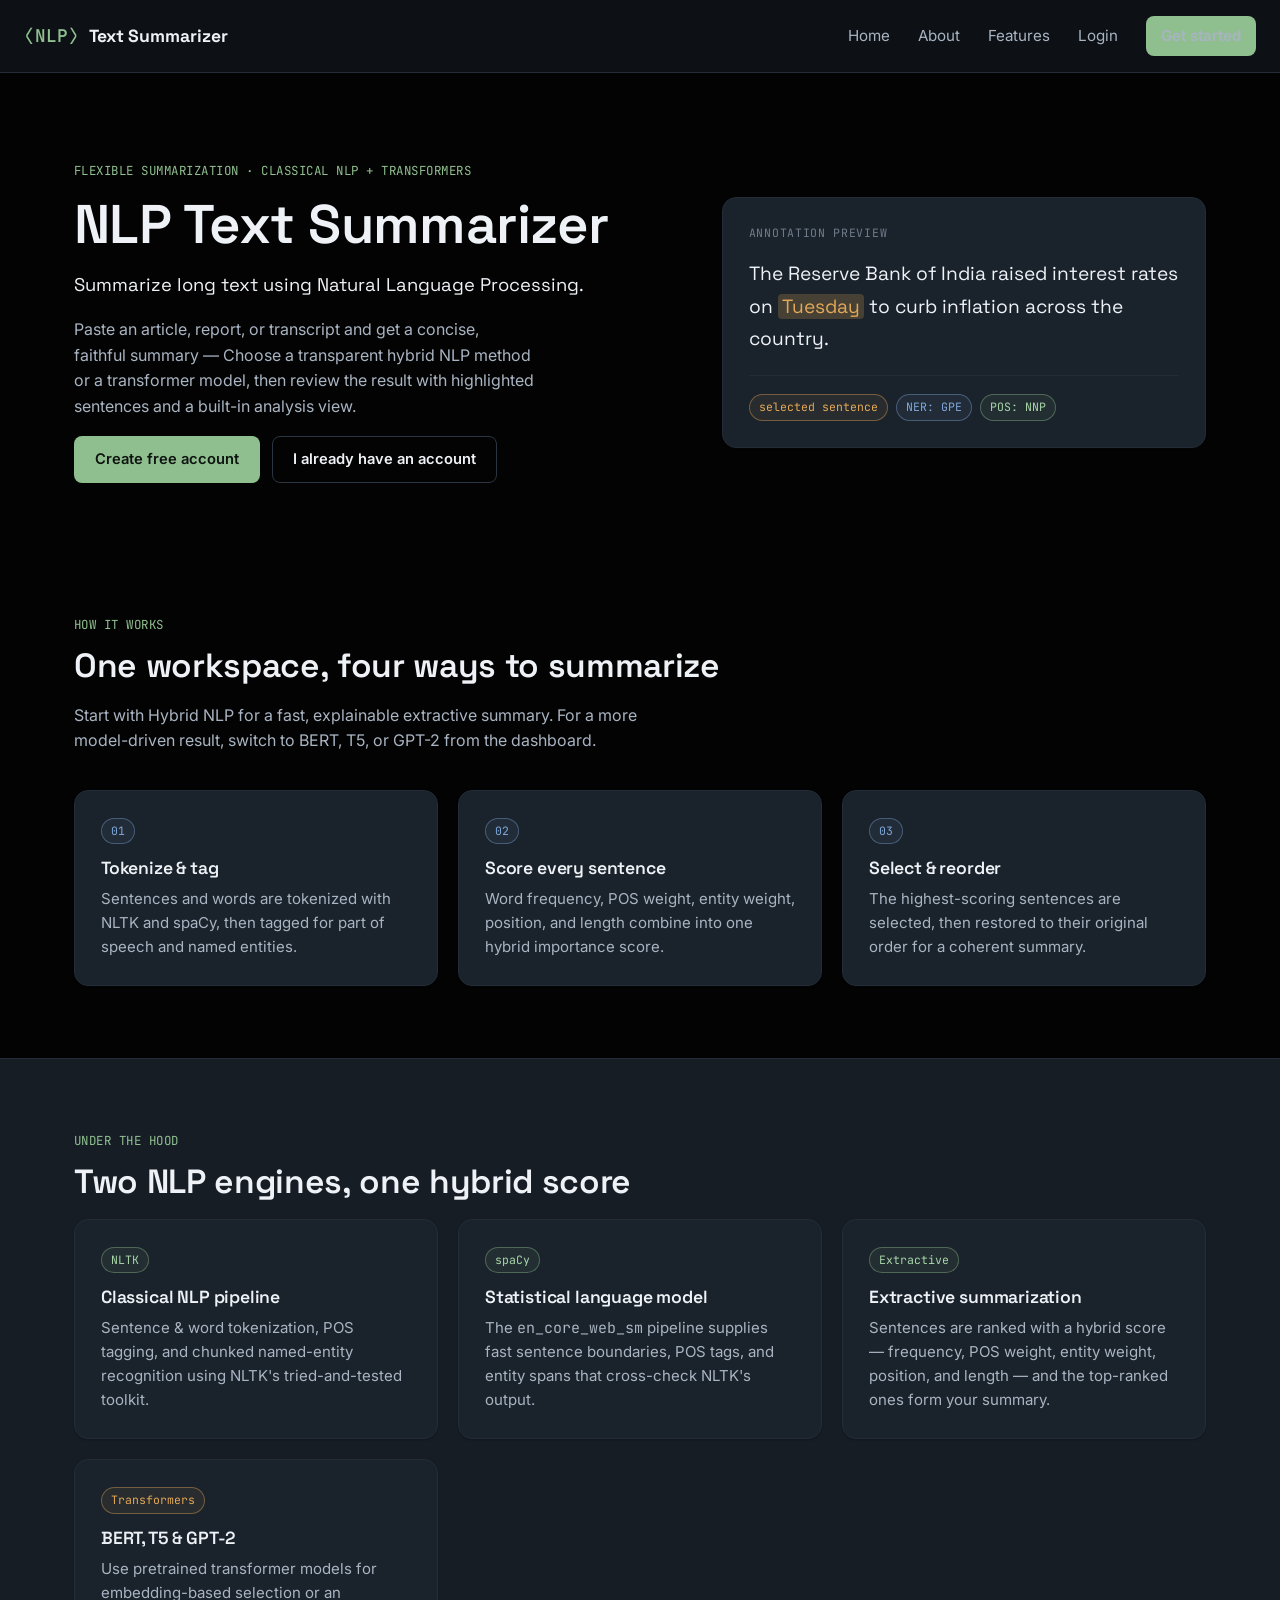
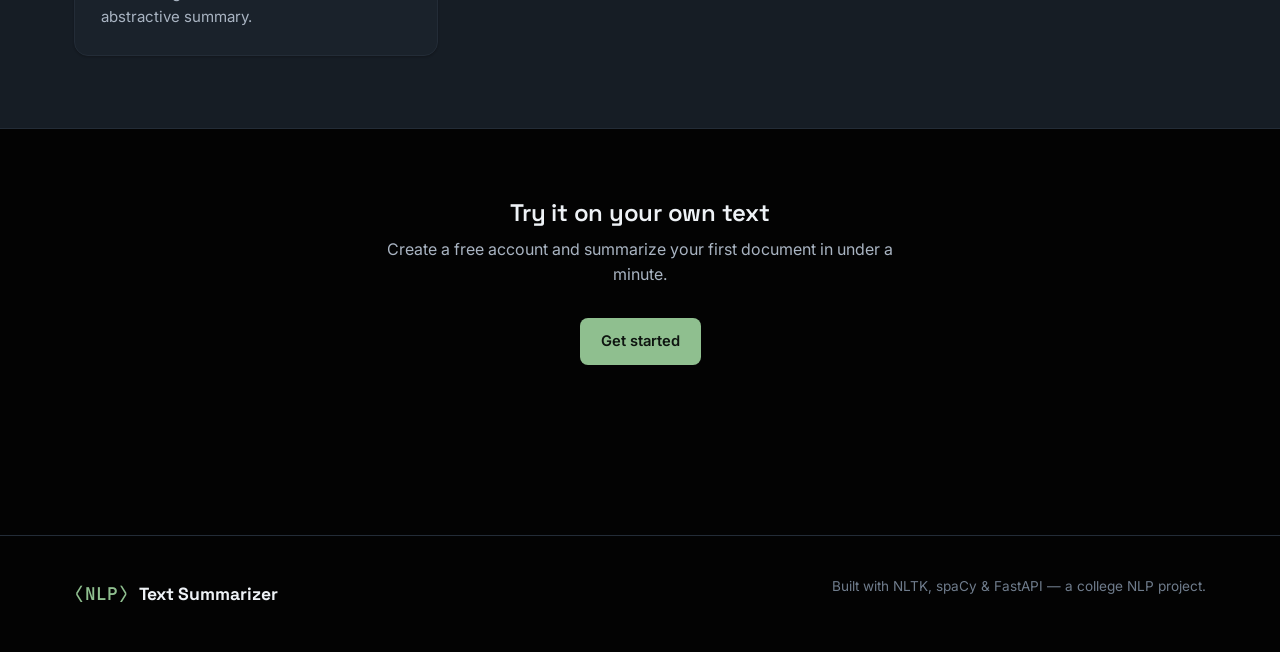
<file: frontend/index.html>
<!DOCTYPE html>
<html lang="en">
<head>
<meta charset="UTF-8">
<meta name="viewport" content="width=device-width, initial-scale=1.0">
<title>NLP Text Summarizer</title>
<link rel="preconnect" href="https://fonts.googleapis.com">
<link href="https://fonts.googleapis.com/css2?family=Space+Grotesk:wght@500;600;700&family=Inter:wght@400;500;600;700&family=JetBrains+Mono:wght@400;500&display=swap" rel="stylesheet">
<link rel="stylesheet" href="css/style.css">
</head>
<body>

<header class="navbar">
  <div class="navbar__inner">
    <a href="index.html" class="brand">
      <span class="brand__mark">⟨NLP⟩</span> Text Summarizer
    </a>
    <button class="nav-toggle" id="navToggle" aria-label="Toggle navigation" aria-expanded="false">☰</button>
    <nav>
      <ul class="nav-links" id="navLinks">
        <li><a href="index.html">Home</a></li>
        <li><a href="#about">About</a></li>
        <li><a href="#features">Features</a></li>
        <li><a href="login.html">Login</a></li>
        <li><a href="register.html" class="btn btn-primary btn-sm">Get started</a></li>
      </ul>
    </nav>
  </div>
</header>

<main>
  <!-- ============ HERO ============ -->
  <section class="hero">
    <div class="container hero__inner">
      <div class="hero__copy">
        <p class="eyebrow">Flexible summarization · classical NLP + transformers</p>
        <h1>NLP Text Summarizer</h1>
        <p class="hero__subtitle">Summarize long text using Natural Language Processing.</p>
        <p class="hero__desc">
          Paste an article, report, or transcript and get a concise, faithful summary —
          Choose a transparent hybrid NLP method or a transformer model, then review
          the result with highlighted sentences and a built-in analysis view.
        </p>
        <div class="hero__cta">
          <a href="register.html" class="btn btn-primary">Create free account</a>
          <a href="login.html" class="btn btn-ghost">I already have an account</a>
        </div>
      </div>

      <div class="hero__demo card" aria-hidden="true">
        <p class="hero__demo-label mono">annotation preview</p>
        <p class="hero__sentence" id="annotatedSentence">
          <!-- populated by main.js -->
        </p>
        <div class="hero__demo-footer">
          <span class="chip chip--amber">selected sentence</span>
          <span class="chip chip--blue">NER: GPE</span>
          <span class="chip chip--accent">POS: NNP</span>
        </div>
      </div>
    </div>
  </section>

  <!-- ============ ABOUT ============ -->
  <section id="about" class="section">
    <div class="container">
      <p class="eyebrow">How it works</p>
      <h2>One workspace, four ways to summarize</h2>
      <p class="section__lead">
        Start with Hybrid NLP for a fast, explainable extractive summary. For a more
        model-driven result, switch to BERT, T5, or GPT-2 from the dashboard.
      </p>

      <div class="steps">
        <div class="step card">
          <span class="chip chip--blue">01</span>
          <h3>Tokenize &amp; tag</h3>
          <p>Sentences and words are tokenized with NLTK and spaCy, then tagged for part of speech and named entities.</p>
        </div>
        <div class="step card">
          <span class="chip chip--blue">02</span>
          <h3>Score every sentence</h3>
          <p>Word frequency, POS weight, entity weight, position, and length combine into one hybrid importance score.</p>
        </div>
        <div class="step card">
          <span class="chip chip--blue">03</span>
          <h3>Select &amp; reorder</h3>
          <p>The highest-scoring sentences are selected, then restored to their original order for a coherent summary.</p>
        </div>
      </div>
    </div>
  </section>

  <!-- ============ FEATURES ============ -->
  <section id="features" class="section section--alt">
    <div class="container">
      <p class="eyebrow">Under the hood</p>
      <h2>Two NLP engines, one hybrid score</h2>

      <div class="features-grid">
        <div class="feature card">
          <span class="chip chip--accent">NLTK</span>
          <h3>Classical NLP pipeline</h3>
          <p>Sentence &amp; word tokenization, POS tagging, and chunked named-entity recognition using NLTK's tried-and-tested toolkit.</p>
        </div>
        <div class="feature card">
          <span class="chip chip--accent">spaCy</span>
          <h3>Statistical language model</h3>
          <p>The <code>en_core_web_sm</code> pipeline supplies fast sentence boundaries, POS tags, and entity spans that cross-check NLTK's output.</p>
        </div>
        <div class="feature card">
          <span class="chip chip--accent">Extractive</span>
          <h3>Extractive summarization</h3>
          <p>Sentences are ranked with a hybrid score — frequency, POS weight, entity weight, position, and length — and the top-ranked ones form your summary.</p>
        </div>
        <div class="feature card">
          <span class="chip chip--amber">Transformers</span>
          <h3>BERT, T5 &amp; GPT-2</h3>
          <p>Use pretrained transformer models for embedding-based selection or an abstractive summary.</p>
        </div>
      </div>
    </div>
  </section>

  <!-- ============ CTA ============ -->
  <section class="cta">
    <div class="container cta__inner">
      <h2>Try it on your own text</h2>
      <p>Create a free account and summarize your first document in under a minute.</p>
      <a href="register.html" class="btn btn-primary">Get started</a>
    </div>
  </section>

</main>
 <footer class="footer">
   <div class="container footer__inner">
     <span class="brand"><span class="brand__mark">⟨NLP⟩</span> Text Summarizer</span>
     <p class="footer__note">Built with NLTK, spaCy &amp; FastAPI — a college NLP project.</p>
   </div>
 </footer>

<script src="js/config.js"></script>
<script src="js/main.js"></script>



</body>
</html>
</file>
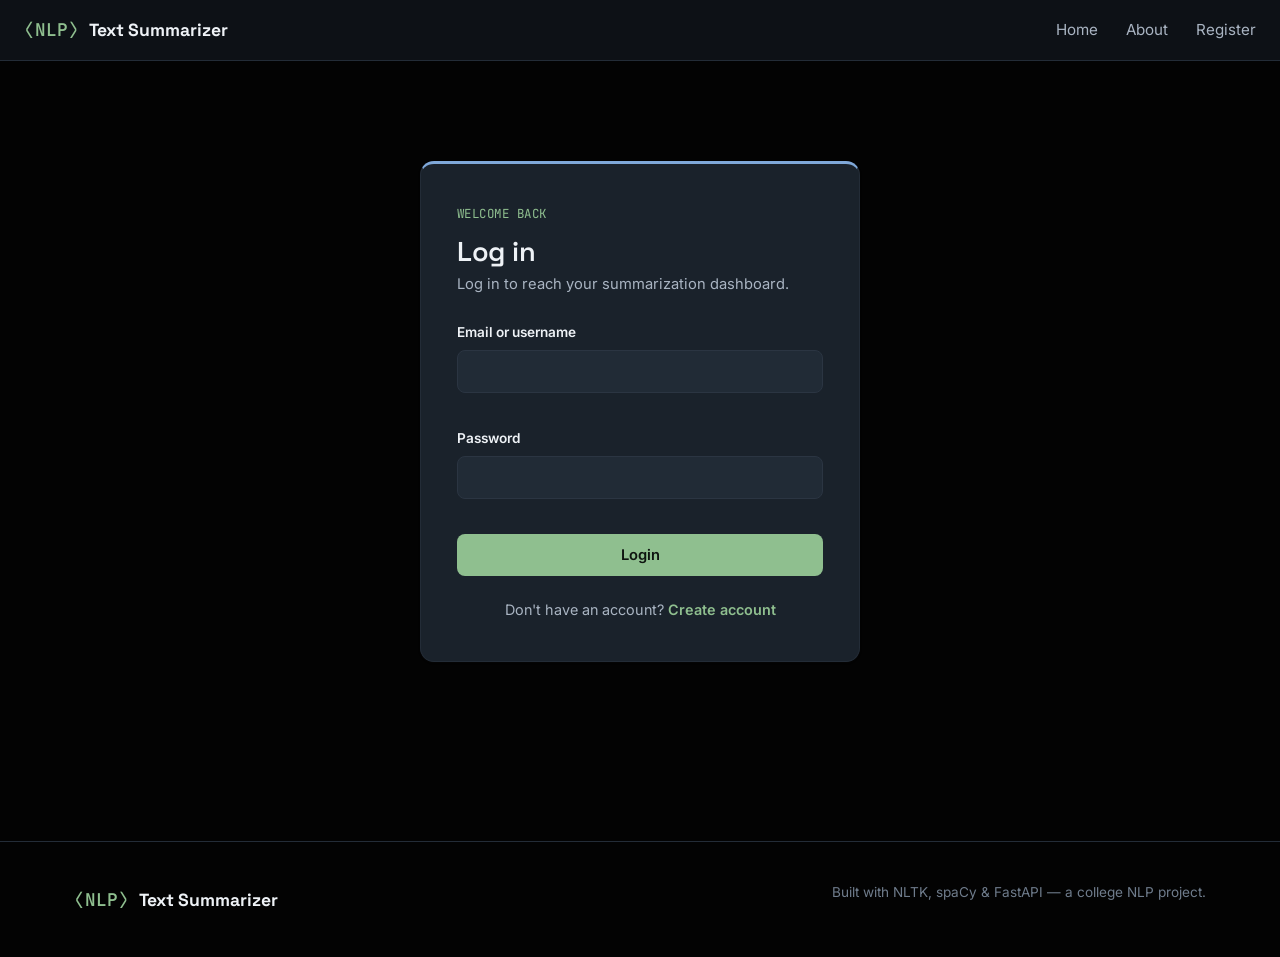
<file: frontend/dashboard.html>
<!DOCTYPE html>
<html lang="en">
<head>
<meta charset="UTF-8">
<meta name="viewport" content="width=device-width, initial-scale=1.0">
<title>Dashboard · NLP Text Summarizer</title>
<link rel="preconnect" href="https://fonts.googleapis.com">
<link href="https://fonts.googleapis.com/css2?family=Space+Grotesk:wght@500;600;700&family=Inter:wght@400;500;600;700&family=JetBrains+Mono:wght@400;500&display=swap" rel="stylesheet">
<link rel="stylesheet" href="css/style.css">
<link rel="stylesheet" href="css/dashboard.css">
</head>
<body>

<header class="dash-topbar">
  <div class="container dash-topbar__inner">
    <a href="index.html" class="brand">
      <span class="brand__mark">⟨NLP⟩</span> Text Summarizer
    </a>
    <span class="dash-topbar__divider">/</span>
    <span class="dash-topbar__label">Dashboard</span>

    <div class="dash-topbar__spacer"></div>

    <span class="dash-user" id="dashUserName">—</span>
    <button class="btn btn-danger btn-sm" id="logoutBtn">Logout</button>
  </div>
</header>

<main class="container dash-main">

  <div id="dashAlert" class="alert alert--error" role="alert"></div>

  <section class="summarize-grid">

    <!-- ============ ORIGINAL TEXT (LEFT) ============ -->
    <div class="panel card" id="originalPanel">
      <div class="panel__header">
        <h2>Original Text</h2>
        <span class="chip chip--blue mono" id="originalCount">0 words · 0 chars</span>
      </div>

      <textarea
        id="originalText"
        class="panel__textarea"
        placeholder="Paste or type the text you want to summarize..."
        spellcheck="false"
      ></textarea>

      <div class="request-control">
        <label for="userRequest">Your request (optional)</label>
        <input id="userRequest" type="text" maxlength="500" placeholder="e.g. explain the main conclusion in simple language">
      </div>

      <div class="panel__controls">
        <div class="summary-options">
          <div class="ratio-control">
            <label for="summaryModel">Method</label>
            <select id="summaryModel">
              <option value="hybrid" selected>Hybrid NLP</option>
              <option value="bert">BERT</option>
              <option value="t5">T5</option>
              <option value="gpt2">GPT-2</option>
            </select>
          </div>
          <div class="ratio-control" id="ratioControl">
            <label for="summaryRatio">Length</label>
            <select id="summaryRatio">
              <option value="0.2">Short (20%)</option>
              <option value="0.3" selected>Balanced (30%)</option>
              <option value="0.5">Detailed (50%)</option>
            </select>
          </div>
          <div class="ratio-control">
            <label for="outputFormat">Format</label>
            <select id="outputFormat">
              <option value="text" selected>Text</option>
              <option value="notes">Notes</option>
            </select>
          </div>
        </div>
        <div class="panel__buttons">
          <button class="btn btn-ghost" id="clearBtn" type="button">Clear</button>
          <button class="btn btn-primary" id="summarizeBtn" type="button">Summarize Text</button>
        </div>
      </div>
    </div>

    <!-- ============ SUMMARY TEXT (RIGHT) ============ -->
    <div class="panel card" id="summaryPanel">
      <div class="panel__header">
        <h2>Summary Text</h2>
        <div class="summary-meta">
          <span class="chip chip--accent mono" id="summaryModelBadge">Hybrid NLP</span>
          <span class="chip chip--amber mono" id="summaryCount">0 words</span>
        </div>
      </div>

      <div class="panel__output" id="summaryOutput">
        <p class="panel__placeholder" id="summaryPlaceholder">
          Your summary will appear here once you click “Summarize Text.”
        </p>
      </div>
      <div class="summary-analysis" id="summaryAnalysis" hidden></div>

      <div class="panel__controls panel__controls--end">
        <div class="panel__buttons">
          <button class="btn btn-ghost btn-sm" id="highlightBtn" type="button" aria-pressed="true">Highlights On</button>
          <button class="btn btn-ghost btn-sm" id="copyBtn" type="button" disabled>Copy</button>
          <button class="btn btn-outline btn-sm" id="downloadBtn" type="button" disabled>Download Summary</button>
        </div>
      </div>
    </div>

  </section>

  <!-- ============ NLP ANALYSIS (collapsible) ============ -->
  <section class="analysis card" id="analysisSection" hidden>
    <button class="analysis__toggle" id="analysisToggle" type="button" aria-expanded="false">
      <span>View NLP Analysis</span>
      <span class="analysis__chevron">▾</span>
    </button>

    <div class="analysis__body" id="analysisBody" hidden>

      <div class="tabs" role="tablist">
        <button class="tab is-active" data-tab="scores" role="tab">Sentence Scores</button>
        <button class="tab" data-tab="nltk" role="tab">NLTK</button>
        <button class="tab" data-tab="spacy" role="tab">spaCy</button>
      </div>

      <!-- SENTENCE SCORES -->
      <div class="tab-panel is-active" data-panel="scores">
        <table class="data-table" id="scoresTable">
          <thead><tr><th>Sentence</th><th>Score</th></tr></thead>
          <tbody></tbody>
        </table>
      </div>

      <!-- NLTK -->
      <div class="tab-panel" data-panel="nltk">
        <div class="analysis-grid">
          <div>
            <h4>Sentences</h4>
            <ol class="data-list" id="nltkSentences"></ol>
          </div>
          <div>
            <h4>Tokens</h4>
            <div class="chip-cloud" id="nltkTokens"></div>
          </div>
          <div>
            <h4>POS Tags</h4>
            <div class="chip-cloud" id="nltkPos"></div>
          </div>
          <div>
            <h4>Named Entities</h4>
            <div class="chip-cloud" id="nltkEntities"></div>
          </div>
        </div>
      </div>

      <!-- SPACY -->
      <div class="tab-panel" data-panel="spacy">
        <div class="analysis-grid">
          <div>
            <h4>Sentences</h4>
            <ol class="data-list" id="spacySentences"></ol>
          </div>
          <div>
            <h4>Tokens</h4>
            <div class="chip-cloud" id="spacyTokens"></div>
          </div>
          <div>
            <h4>POS Tags</h4>
            <div class="chip-cloud" id="spacyPos"></div>
          </div>
          <div>
            <h4>Named Entities</h4>
            <div class="chip-cloud" id="spacyEntities"></div>
          </div>
        </div>
      </div>

    </div>
  </section>

</main>

<script src="js/config.js"></script>
<script src="js/dashboard.js"></script>
</body>
</html>
</file>
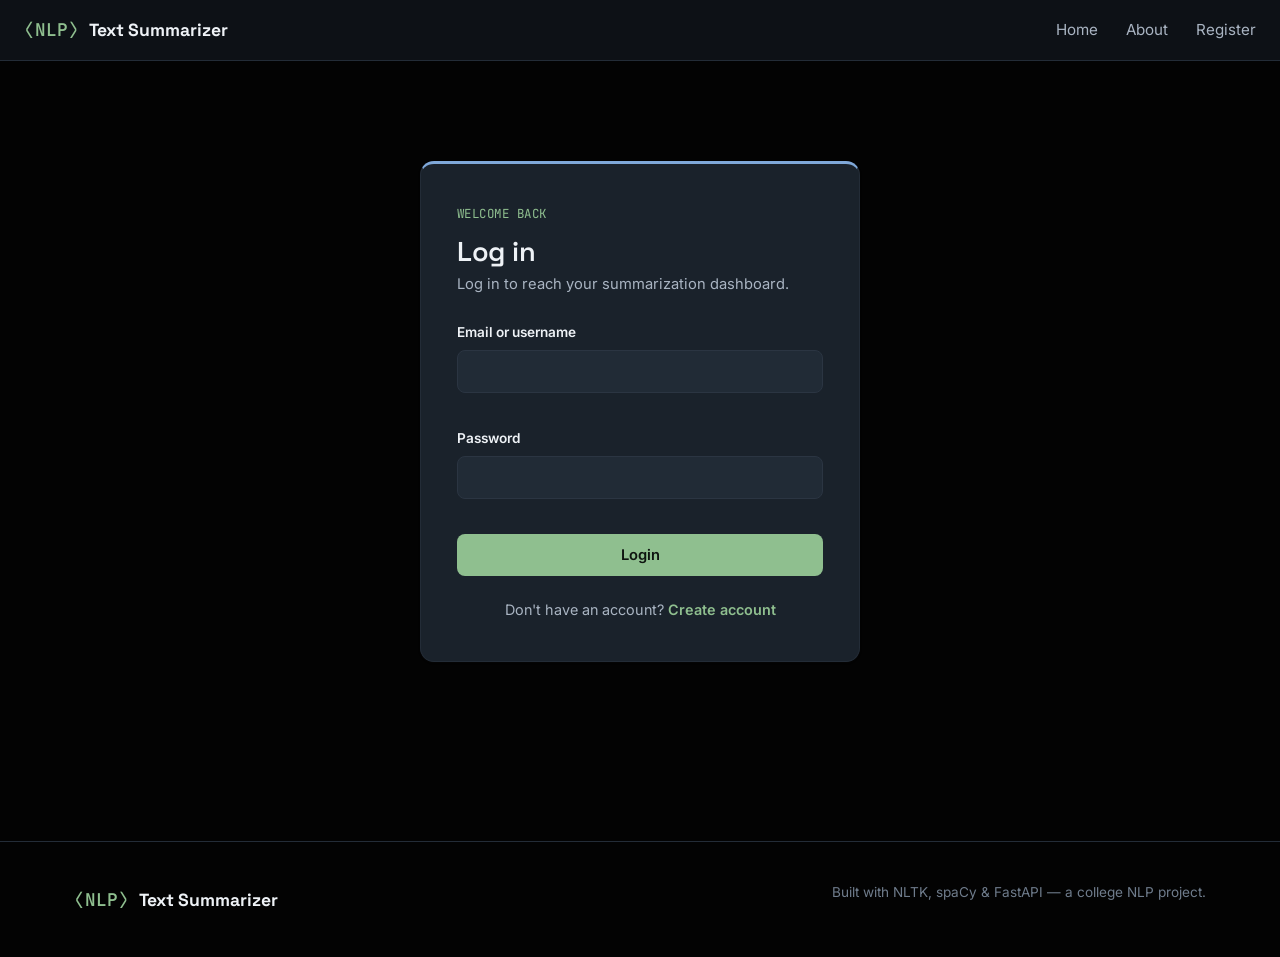
<file: frontend/login.html>
<!DOCTYPE html>
<html lang="en">
<head>
<meta charset="UTF-8">
<meta name="viewport" content="width=device-width, initial-scale=1.0">
<title>Login · NLP Text Summarizer</title>
<link rel="preconnect" href="https://fonts.googleapis.com">
<link href="https://fonts.googleapis.com/css2?family=Space+Grotesk:wght@500;600;700&family=Inter:wght@400;500;600;700&family=JetBrains+Mono:wght@400;500&display=swap" rel="stylesheet">
<link rel="stylesheet" href="css/style.css">
<link rel="stylesheet" href="css/login.css">
</head>
<body>

<header class="navbar">
  <div class="navbar__inner">
    <a href="index.html" class="brand">
      <span class="brand__mark">⟨NLP⟩</span> Text Summarizer
    </a>
    <button class="nav-toggle" id="navToggle" aria-label="Toggle navigation" aria-expanded="false">☰</button>
    <nav>
      <ul class="nav-links" id="navLinks">
        <li><a href="index.html">Home</a></li>
        <li><a href="index.html#about">About</a></li>
        <li><a href="register.html">Register</a></li>
      </ul>
    </nav>
  </div>
</header>

<main class="auth-page">
  <div class="container auth-page__inner">
    <div class="auth-card card">
      <p class="eyebrow">Welcome back</p>
      <h1>Log in</h1>
      <p class="auth-card__desc">Log in to reach your summarization dashboard.</p>

      <div id="formAlert" class="alert alert--error" role="alert"></div>
      <div id="infoAlert" class="alert alert--success" role="status"></div>

      <form id="loginForm" novalidate>
        <div class="form-field">
          <label for="identifier">Email or username</label>
          <input type="text" id="identifier" name="identifier" autocomplete="username" required>
          <span class="field-error" id="identifierError"></span>
        </div>

        <div class="form-field">
          <label for="password">Password</label>
          <input type="password" id="password" name="password" autocomplete="current-password" required>
          <span class="field-error" id="passwordError"></span>
        </div>

        <button type="submit" class="btn btn-primary btn-block" id="loginSubmit">Login</button>
      </form>

      <p class="auth-card__switch">
        Don't have an account? <a href="register.html">Create account</a>
      </p>
    </div>
  </div>
</main>

<footer class="footer">
  <div class="container footer__inner">
    <span class="brand"><span class="brand__mark">⟨NLP⟩</span> Text Summarizer</span>
    <p class="footer__note">Built with NLTK, spaCy &amp; FastAPI — a college NLP project.</p>
  </div>
</footer>

<script src="js/config.js"></script>
<script src="js/main.js"></script>
<script src="js/login.js"></script>
</body>
</html>
</file>
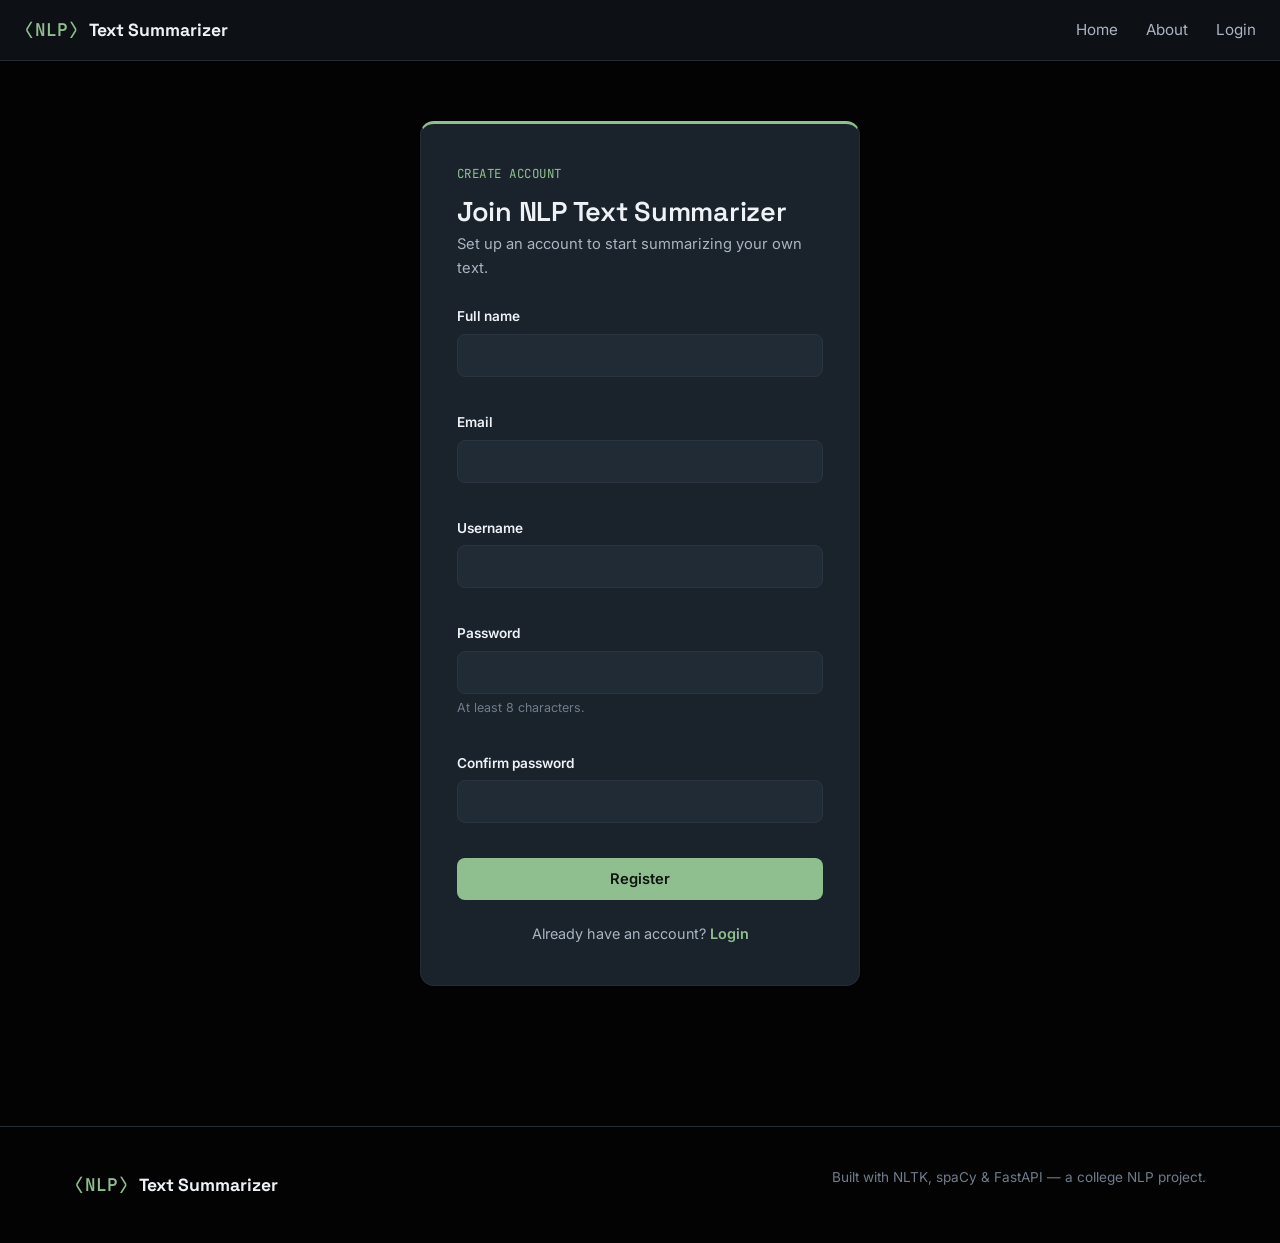
<file: frontend/register.html>
<!DOCTYPE html>
<html lang="en">
<head>
<meta charset="UTF-8">
<meta name="viewport" content="width=device-width, initial-scale=1.0">
<title>Create account · NLP Text Summarizer</title>
<link rel="preconnect" href="https://fonts.googleapis.com">
<link href="https://fonts.googleapis.com/css2?family=Space+Grotesk:wght@500;600;700&family=Inter:wght@400;500;600;700&family=JetBrains+Mono:wght@400;500&display=swap" rel="stylesheet">
<link rel="stylesheet" href="css/style.css">
<link rel="stylesheet" href="css/register.css">
</head>
<body>

<header class="navbar">
  <div class="navbar__inner">
    <a href="index.html" class="brand">
      <span class="brand__mark">⟨NLP⟩</span> Text Summarizer
    </a>
    <button class="nav-toggle" id="navToggle" aria-label="Toggle navigation" aria-expanded="false">☰</button>
    <nav>
      <ul class="nav-links" id="navLinks">
        <li><a href="index.html">Home</a></li>
        <li><a href="index.html#about">About</a></li>
        <li><a href="login.html">Login</a></li>
      </ul>
    </nav>
  </div>
</header>

<main class="auth-page">
  <div class="container auth-page__inner">
    <div class="auth-card card">
      <p class="eyebrow">Create account</p>
      <h1>Join NLP Text Summarizer</h1>
      <p class="auth-card__desc">Set up an account to start summarizing your own text.</p>

      <div id="formAlert" class="alert alert--error" role="alert"></div>

      <form id="registerForm" novalidate>
        <div class="form-field">
          <label for="fullName">Full name</label>
          <input type="text" id="fullName" name="fullName" autocomplete="name" required>
          <span class="field-error" id="fullNameError"></span>
        </div>

        <div class="form-field">
          <label for="email">Email</label>
          <input type="email" id="email" name="email" autocomplete="email" required>
          <span class="field-error" id="emailError"></span>
        </div>

        <div class="form-field">
          <label for="username">Username</label>
          <input type="text" id="username" name="username" autocomplete="username" required>
          <span class="field-error" id="usernameError"></span>
        </div>

        <div class="form-field">
          <label for="password">Password</label>
          <input type="password" id="password" name="password" autocomplete="new-password" required>
          <span class="field-hint">At least 8 characters.</span>
          <span class="field-error" id="passwordError"></span>
        </div>

        <div class="form-field">
          <label for="confirmPassword">Confirm password</label>
          <input type="password" id="confirmPassword" name="confirmPassword" autocomplete="new-password" required>
          <span class="field-error" id="confirmPasswordError"></span>
        </div>

        <button type="submit" class="btn btn-primary btn-block" id="registerSubmit">Register</button>
      </form>

      <p class="auth-card__switch">
        Already have an account? <a href="login.html">Login</a>
      </p>
    </div>
  </div>
</main>

<footer class="footer">
  <div class="container footer__inner">
    <span class="brand"><span class="brand__mark">⟨NLP⟩</span> Text Summarizer</span>
    <p class="footer__note">Built with NLTK, spaCy &amp; FastAPI — a college NLP project.</p>
  </div>
</footer>

<script src="js/config.js"></script>
<script src="js/main.js"></script>
<script src="js/register.js"></script>
</body>
</html>
</file>
<file: frontend/css/style.css>
/* =========================================================
   NLP TEXT SUMMARIZER — SHARED BASE STYLES
   Design tokens + layout primitives used on every page.
========================================================= */

:root {
  /* ---- Color: "annotation lab" palette ---- */
  --bg: #030303;
  --bg-raised: #161d25;
  --surface: #1a222b;
  --surface-2: #212b36;
  --border: #2b3542;
  --border-soft: #232c37;

  --text: #eef2f6;
  --text-dim: #a9b4c2;
  --text-faint: #6f7c8c;

  --accent: #8fbf8f;        /* moss/sage — "extraction" */
  --accent-strong: #a9d6a9;
  --accent-amber: #e3a857;  /* highlighter amber — "selected sentence" */
  --accent-blue: #7fa8d9;   /* tag-chip blue — POS/NER */
  --accent-rose: #d98a8a;   /* error / destructive */

  --font-display: 'Space Grotesk', 'Segoe UI', sans-serif;
  --font-body: 'Inter', 'Segoe UI', sans-serif;
  --font-mono: 'JetBrains Mono', 'Courier New', monospace;

  --radius-sm: 8px;
  --radius-md: 14px;
  --radius-lg: 22px;

  --shadow-1: 0 1px 2px rgba(9, 9, 9, 0.3);
  --shadow-2: 0 12px 32px rgba(0, 0, 0, 0.35);

  --container: 1180px;
}

* {
  box-sizing: border-box;
}

html {
  scroll-behavior: smooth;
}

body {
  margin: 0;
  background: var(--bg);
  color: var(--text);
  font-family: var(--font-body);
  font-size: 16px;
  line-height: 1.6;
  -webkit-font-smoothing: antialiased;
}

img {
  max-width: 100%;
  display: block;
}

a {
  color: inherit;
  text-decoration: none;
}

h1, h2, h3, h4 {
  font-family: var(--font-display);
  font-weight: 600;
  line-height: 1.15;
  margin: 0 0 0.5em;
  letter-spacing: -0.01em;
}

p {
  margin: 0 0 1em;
  color: var(--text-dim);
}

code, .mono {
  font-family: var(--font-mono);
}

.container {
  width: 100%;
  max-width: var(--container);
  margin: 0 auto;
  padding: 0 24px;
}

:focus-visible {
  outline: 2px solid var(--accent-blue);
  outline-offset: 2px;
}

@media (prefers-reduced-motion: reduce) {
  * {
    animation-duration: 0.001ms !important;
    animation-iteration-count: 1 !important;
    transition-duration: 0.001ms !important;
    scroll-behavior: auto !important;
  }
}

/* =========================================================
   NAVBAR
========================================================= */

.navbar {
  position: sticky;
  top: 0;
  z-index: 40;
  background: rgba(16, 21, 27, 0.85);
  backdrop-filter: blur(10px);
  border-bottom: 1px solid var(--border-soft);
}

.navbar__inner {
  display: flex;
  align-items: center;
  justify-content: space-between;
  padding: 16px 24px;
}

.brand {
  display: flex;
  align-items: center;
  gap: 10px;
  font-family: var(--font-display);
  font-weight: 700;
  font-size: 1.1rem;
  color: var(--text);
}

.brand__mark {
  font-family: var(--font-mono);
  color: var(--accent);
  font-weight: 600;
}

.nav-links {
  display: flex;
  align-items: center;
  gap: 28px;
  list-style: none;
  margin: 0;
  padding: 0;
}

.nav-links a {
  color: var(--text-dim);
  font-size: 0.95rem;
  transition: color 0.15s ease;
}

.nav-links a:hover {
  color: var(--text);
}

.nav-actions {
  display: flex;
  align-items: center;
  gap: 12px;
}

.nav-toggle {
  display: none;
  background: none;
  border: 1px solid var(--border);
  border-radius: var(--radius-sm);
  color: var(--text);
  width: 40px;
  height: 40px;
  cursor: pointer;
}

/* =========================================================
   BUTTONS
========================================================= */

.btn {
  display: inline-flex;
  align-items: center;
  justify-content: center;
  gap: 8px;
  border-radius: var(--radius-sm);
  padding: 11px 20px;
  font-family: var(--font-body);
  font-weight: 600;
  font-size: 0.92rem;
  border: 1px solid transparent;
  cursor: pointer;
  transition: transform 0.12s ease, background 0.15s ease, border-color 0.15s ease, opacity 0.15s ease;
  white-space: nowrap;
}

.btn:active {
  transform: translateY(1px);
}

.btn:disabled {
  opacity: 0.55;
  cursor: not-allowed;
  transform: none;
}

.btn-primary {
  background: var(--accent);
  color: #0e1510;
}

.btn-primary:hover:not(:disabled) {
  background: var(--accent-strong);
}

.btn-ghost {
  background: transparent;
  color: var(--text);
  border-color: var(--border);
}

.btn-ghost:hover:not(:disabled) {
  border-color: var(--accent-blue);
  color: var(--accent-blue);
}

.btn-outline {
  background: transparent;
  border-color: var(--accent);
  color: var(--accent);
}

.btn-outline:hover:not(:disabled) {
  background: rgba(143, 191, 143, 0.1);
}

.btn-danger {
  background: transparent;
  border-color: var(--accent-rose);
  color: var(--accent-rose);
}

.btn-danger:hover:not(:disabled) {
  background: rgba(217, 138, 138, 0.12);
}

.btn-block {
  width: 100%;
}

.btn-sm {
  padding: 7px 14px;
  font-size: 0.82rem;
}

/* =========================================================
   TAG CHIPS (POS / NER annotation motif)
========================================================= */

.chip {
  display: inline-flex;
  align-items: center;
  gap: 6px;
  font-family: var(--font-mono);
  font-size: 0.72rem;
  padding: 3px 9px;
  border-radius: 999px;
  border: 1px solid var(--border);
  color: var(--text-dim);
  background: var(--surface-2);
}

.chip--accent {
  border-color: rgba(143, 191, 143, 0.4);
  color: var(--accent-strong);
  background: rgba(143, 191, 143, 0.08);
}

.chip--blue {
  border-color: rgba(127, 168, 217, 0.4);
  color: var(--accent-blue);
  background: rgba(127, 168, 217, 0.08);
}

.chip--amber {
  border-color: rgba(227, 168, 87, 0.4);
  color: var(--accent-amber);
  background: rgba(227, 168, 87, 0.08);
}

/* =========================================================
   CARDS
========================================================= */

.card {
  background: var(--surface);
  border: 1px solid var(--border-soft);
  border-radius: var(--radius-md);
  box-shadow: var(--shadow-1);
}

/* =========================================================
   FOOTER
========================================================= */

.footer {
  border-top: 1px solid var(--border-soft);
  padding: 40px 0;
  margin-top: 80px;
}

.footer__inner {
  display: flex;
  flex-wrap: wrap;
  align-items: center;
  justify-content: space-between;
  gap: 16px;
}

.footer__note {
  color: var(--text-faint);
  font-size: 0.85rem;
}

/* =========================================================
   ALERTS
========================================================= */

.alert {
  border-radius: var(--radius-sm);
  padding: 12px 16px;
  font-size: 0.9rem;
  border: 1px solid transparent;
  margin-bottom: 18px;
  display: none;
}

.alert--error {
  background: rgba(217, 138, 138, 0.1);
  border-color: rgba(217, 138, 138, 0.35);
  color: #f0b4b4;
}

.alert--success {
  background: rgba(143, 191, 143, 0.1);
  border-color: rgba(143, 191, 143, 0.35);
  color: var(--accent-strong);
}

.alert.is-visible {
  display: block;
}

/* =========================================================
   RESPONSIVE NAV
========================================================= */

@media (max-width: 820px) {
  .nav-toggle {
    display: inline-flex;
    align-items: center;
    justify-content: center;
  }

  .nav-links {
    position: absolute;
    top: 100%;
    left: 0;
    right: 0;
    flex-direction: column;
    align-items: flex-start;
    background: var(--bg-raised);
    border-bottom: 1px solid var(--border-soft);
    padding: 16px 24px;
    gap: 16px;
    display: none;
  }

  .nav-links.is-open {
    display: flex;
  }
}

/* =========================================================
   HOME PAGE — HERO
========================================================= */

.eyebrow {
  font-family: var(--font-mono);
  font-size: 0.78rem;
  letter-spacing: 0.04em;
  color: var(--accent);
  text-transform: uppercase;
  margin: 0 0 12px;
}

.hero {
  padding: 88px 0 60px;
}

.hero__inner {
  display: grid;
  grid-template-columns: 1.1fr 0.9fr;
  gap: 56px;
  align-items: center;
}

.hero h1 {
  font-size: clamp(2.4rem, 5vw, 3.4rem);
  margin-bottom: 14px;
}

.hero__subtitle {
  font-family: var(--font-display);
  font-size: 1.15rem;
  color: var(--text);
  margin-bottom: 18px;
}

.hero__desc {
  max-width: 46ch;
}

.hero__cta {
  display: flex;
  gap: 12px;
  flex-wrap: wrap;
  margin-top: 8px;
}

.hero__demo {
  padding: 26px;
}

.hero__demo-label {
  font-size: 0.72rem;
  color: var(--text-faint);
  text-transform: uppercase;
  letter-spacing: 0.06em;
  margin-bottom: 16px;
}

.hero__sentence {
  font-family: var(--font-display);
  font-size: 1.2rem;
  color: var(--text);
  line-height: 1.7;
  min-height: 4.5em;
}

.hero__sentence mark {
  background: rgba(227, 168, 87, 0.22);
  color: var(--accent-amber);
  border-radius: 4px;
  padding: 0 4px;
}

.hero__demo-footer {
  display: flex;
  gap: 8px;
  flex-wrap: wrap;
  margin-top: 18px;
  padding-top: 18px;
  border-top: 1px solid var(--border-soft);
}

/* =========================================================
   SECTIONS
========================================================= */

.section {
  padding: 72px 0;
}

.section--alt {
  background: var(--bg-raised);
  border-top: 1px solid var(--border-soft);
  border-bottom: 1px solid var(--border-soft);
}

.section h2 {
  font-size: clamp(1.6rem, 3vw, 2.1rem);
  max-width: 34ch;
}

.section__lead {
  max-width: 60ch;
  margin-bottom: 36px;
}

.steps, .features-grid {
  display: grid;
  grid-template-columns: repeat(3, 1fr);
  gap: 20px;
  margin-top: 12px;
}

.step, .feature {
  padding: 26px;
}

.step h3, .feature h3 {
  margin-top: 14px;
  font-size: 1.1rem;
}

.step p, .feature p {
  margin-bottom: 0;
  font-size: 0.94rem;
}

.cta {
  padding: 70px 0 90px;
}

.cta__inner {
  text-align: center;
  max-width: 560px;
}

.cta h2 {
  margin-bottom: 10px;
}

.cta .btn {
  margin-top: 14px;
}

@media (max-width: 900px) {
  .hero__inner {
    grid-template-columns: 1fr;
  }

  .steps, .features-grid {
    grid-template-columns: 1fr;
  }
}

/* =========================================================
   AUTH PAGES — shared shell (login.html / register.html)
   Page-specific accents live in login.css / register.css.
========================================================= */

.auth-page {
  min-height: calc(100vh - 200px);
  display: flex;
  align-items: center;
  padding: 60px 0;
}

.auth-page__inner {
  display: flex;
  justify-content: center;
}

.auth-card {
  width: 100%;
  max-width: 440px;
  padding: 40px 36px;
}

.auth-card h1 {
  font-size: 1.7rem;
  margin-bottom: 6px;
}

.auth-card__desc {
  font-size: 0.92rem;
  margin-bottom: 26px;
}

.form-field {
  margin-bottom: 18px;
  display: flex;
  flex-direction: column;
}

.form-field label {
  font-size: 0.85rem;
  font-weight: 600;
  margin-bottom: 6px;
  color: var(--text);
}

.form-field input {
  background: var(--surface-2);
  border: 1px solid var(--border);
  border-radius: var(--radius-sm);
  padding: 11px 13px;
  color: var(--text);
  font-family: var(--font-body);
  font-size: 0.95rem;
  transition: border-color 0.15s ease;
}

.form-field input:focus {
  outline: none;
  border-color: var(--accent);
}

.form-field input.is-invalid {
  border-color: var(--accent-rose);
}

.field-hint {
  font-size: 0.78rem;
  color: var(--text-faint);
  margin-top: 4px;
}

.field-error {
  font-size: 0.8rem;
  color: var(--accent-rose);
  margin-top: 4px;
  min-height: 1em;
  display: block;
}

.auth-card__switch {
  margin: 22px 0 0;
  font-size: 0.9rem;
  text-align: center;
}

.auth-card__switch a {
  color: var(--accent);
  font-weight: 600;
}
</file>
<file: frontend/css/dashboard.css>
/* =========================================================
   dashboard.css — Dashboard-specific layout & components
========================================================= */

body {
  background: var(--bg);
}

.dash-topbar {
  background: var(--bg-raised);
  border-bottom: 1px solid var(--border-soft);
  position: sticky;
  top: 0;
  z-index: 30;
}

.dash-topbar__inner {
  display: flex;
  align-items: center;
  gap: 12px;
  padding: 14px 24px;
}

.dash-topbar__divider {
  color: var(--text-faint);
}

.dash-topbar__label {
  font-family: var(--font-display);
  font-weight: 600;
  color: var(--text-dim);
}

.dash-topbar__spacer {
  flex: 1;
}

.dash-user {
  font-size: 0.88rem;
  color: var(--text-dim);
  padding: 6px 12px;
  border: 1px solid var(--border);
  border-radius: 999px;
}

.dash-main {
  padding: 32px 24px 80px;
}

/* =========================================================
   SPLIT LAYOUT — Original (left) / Summary (right)
========================================================= */

.summarize-grid {
  display: grid;
  grid-template-columns: 1fr 1fr;
  gap: 22px;
  align-items: stretch;
}

.panel {
  display: flex;
  flex-direction: column;
  padding: 22px;
  min-height: 480px;
}

.panel__header {
  display: flex;
  align-items: center;
  justify-content: space-between;
  margin-bottom: 14px;
}

.panel__header h2 {
  font-size: 1.05rem;
  margin: 0;
}

.panel__textarea {
  flex: 1;
  width: 100%;
  min-height: 300px;
  resize: vertical;
  background: var(--surface-2);
  border: 1px solid var(--border);
  border-radius: var(--radius-sm);
  color: var(--text);
  font-family: var(--font-body);
  font-size: 0.95rem;
  line-height: 1.65;
  padding: 14px;
}

.panel__textarea:focus {
  outline: none;
  border-color: var(--accent);
}

.panel__output {
  flex: 1;
  min-height: 300px;
  background: var(--surface-2);
  border: 1px solid var(--border);
  border-radius: var(--radius-sm);
  padding: 14px;
  overflow-y: auto;
  font-size: 0.95rem;
  line-height: 1.7;
}

.panel__output.is-loading {
  display: flex;
  align-items: center;
  justify-content: center;
  color: var(--text-dim);
  font-family: var(--font-mono);
  font-size: 0.9rem;
}

.panel__placeholder {
  color: var(--text-faint);
  margin: 0;
}

.summary-meta,
.summary-options {
  display: flex;
  align-items: center;
  gap: 8px;
  flex-wrap: wrap;
}

.request-control {
  margin-top: 12px;
}

.request-control label {
  display: block;
  color: var(--text-dim);
  font-size: 0.82rem;
  margin-bottom: 4px;
}

.request-control input {
  width: 100%;
  background: var(--surface-2);
  border: 1px solid var(--border);
  border-radius: var(--radius-sm);
  color: var(--text);
  font: inherit;
  font-size: 0.85rem;
  padding: 8px 10px;
}

.summary-options .ratio-control {
  min-width: 112px;
}

.summary-analysis {
  margin-top: 10px;
  color: var(--text-faint);
  font-family: var(--font-mono);
  font-size: 0.75rem;
}

.summary-options {
  gap: 18px;
}

.ratio-control[hidden] {
  display: none;
}

.summary-highlight {
  background: rgba(227, 168, 87, 0.28);
  color: var(--text);
  border-radius: 3px;
  padding: 2px 3px;
  box-decoration-break: clone;
  -webkit-box-decoration-break: clone;
  transition: background 0.15s ease, color 0.15s ease;
}

.summary-highlight.is-hidden {
  background: transparent;
  padding: 0;
}

.panel__controls {
  display: flex;
  align-items: center;
  justify-content: space-between;
  gap: 12px;
  margin-top: 16px;
  flex-wrap: wrap;
}

.panel__controls--end {
  justify-content: flex-end;
}

.panel__buttons {
  display: flex;
  gap: 10px;
}

.ratio-control {
  display: flex;
  align-items: center;
  gap: 8px;
}

.ratio-control label {
  font-size: 0.82rem;
  color: var(--text-dim);
}

.ratio-control select {
  background: var(--surface-2);
  border: 1px solid var(--border);
  color: var(--text);
  border-radius: var(--radius-sm);
  padding: 8px 10px;
  font-size: 0.85rem;
}

@media (max-width: 900px) {
  .summarize-grid {
    grid-template-columns: 1fr;
  }

  .panel {
    min-height: unset;
  }
}

/* =========================================================
   NLP ANALYSIS SECTION
========================================================= */

.analysis {
  margin-top: 22px;
  overflow: hidden;
}

.analysis__toggle {
  width: 100%;
  display: flex;
  align-items: center;
  justify-content: space-between;
  background: none;
  border: none;
  color: var(--text);
  font-family: var(--font-display);
  font-size: 1rem;
  font-weight: 600;
  padding: 18px 22px;
  cursor: pointer;
}

.analysis__chevron {
  transition: transform 0.15s ease;
  color: var(--text-dim);
}

.analysis__toggle[aria-expanded="true"] .analysis__chevron {
  transform: rotate(180deg);
}

.analysis__body {
  padding: 0 22px 24px;
  border-top: 1px solid var(--border-soft);
}

.tabs {
  display: flex;
  gap: 8px;
  margin: 18px 0;
  flex-wrap: wrap;
}

.tab {
  background: var(--surface-2);
  border: 1px solid var(--border);
  color: var(--text-dim);
  border-radius: 999px;
  padding: 8px 16px;
  font-size: 0.85rem;
  cursor: pointer;
}

.tab.is-active {
  background: rgba(143, 191, 143, 0.12);
  border-color: var(--accent);
  color: var(--accent-strong);
}

.tab-panel {
  display: none;
}

.tab-panel.is-active {
  display: block;
}

.analysis-grid {
  display: grid;
  grid-template-columns: 1fr 1fr;
  gap: 24px;
}

.analysis-grid h4 {
  font-size: 0.85rem;
  text-transform: uppercase;
  letter-spacing: 0.04em;
  color: var(--text-faint);
  margin-bottom: 10px;
}

.data-list {
  font-size: 0.88rem;
  color: var(--text-dim);
  padding-left: 20px;
  max-height: 220px;
  overflow-y: auto;
  margin: 0;
}

.data-list li {
  margin-bottom: 8px;
}

.chip-cloud {
  display: flex;
  flex-wrap: wrap;
  gap: 6px;
  max-height: 220px;
  overflow-y: auto;
  padding-right: 4px;
}

.data-table {
  width: 100%;
  border-collapse: collapse;
  font-size: 0.88rem;
}

.data-table th {
  text-align: left;
  color: var(--text-faint);
  font-weight: 600;
  text-transform: uppercase;
  font-size: 0.75rem;
  letter-spacing: 0.04em;
  padding: 8px 10px;
  border-bottom: 1px solid var(--border-soft);
}

.data-table td {
  padding: 10px;
  border-bottom: 1px solid var(--border-soft);
  color: var(--text-dim);
  vertical-align: top;
}

.data-table td.score-cell {
  font-family: var(--font-mono);
  color: var(--accent-amber);
  white-space: nowrap;
}

@media (max-width: 700px) {
  .analysis-grid {
    grid-template-columns: 1fr;
  }
}
</file>
<file: frontend/css/login.css>
/* =========================================================
   login.css — page-specific styling for login.html
   (Shared auth shell lives in style.css)
========================================================= */

.auth-card {
  border-top: 3px solid var(--accent-blue);
}

#infoAlert.is-visible {
  display: block;
}
</file>
<file: frontend/css/register.css>
/* =========================================================
   register.css — page-specific styling for register.html
   (Shared auth shell lives in style.css)
========================================================= */

.auth-card {
  border-top: 3px solid var(--accent);
}

#registerForm .form-field:nth-child(4) input,
#registerForm .form-field:nth-child(5) input {
  letter-spacing: 0.02em;
}
</file>
